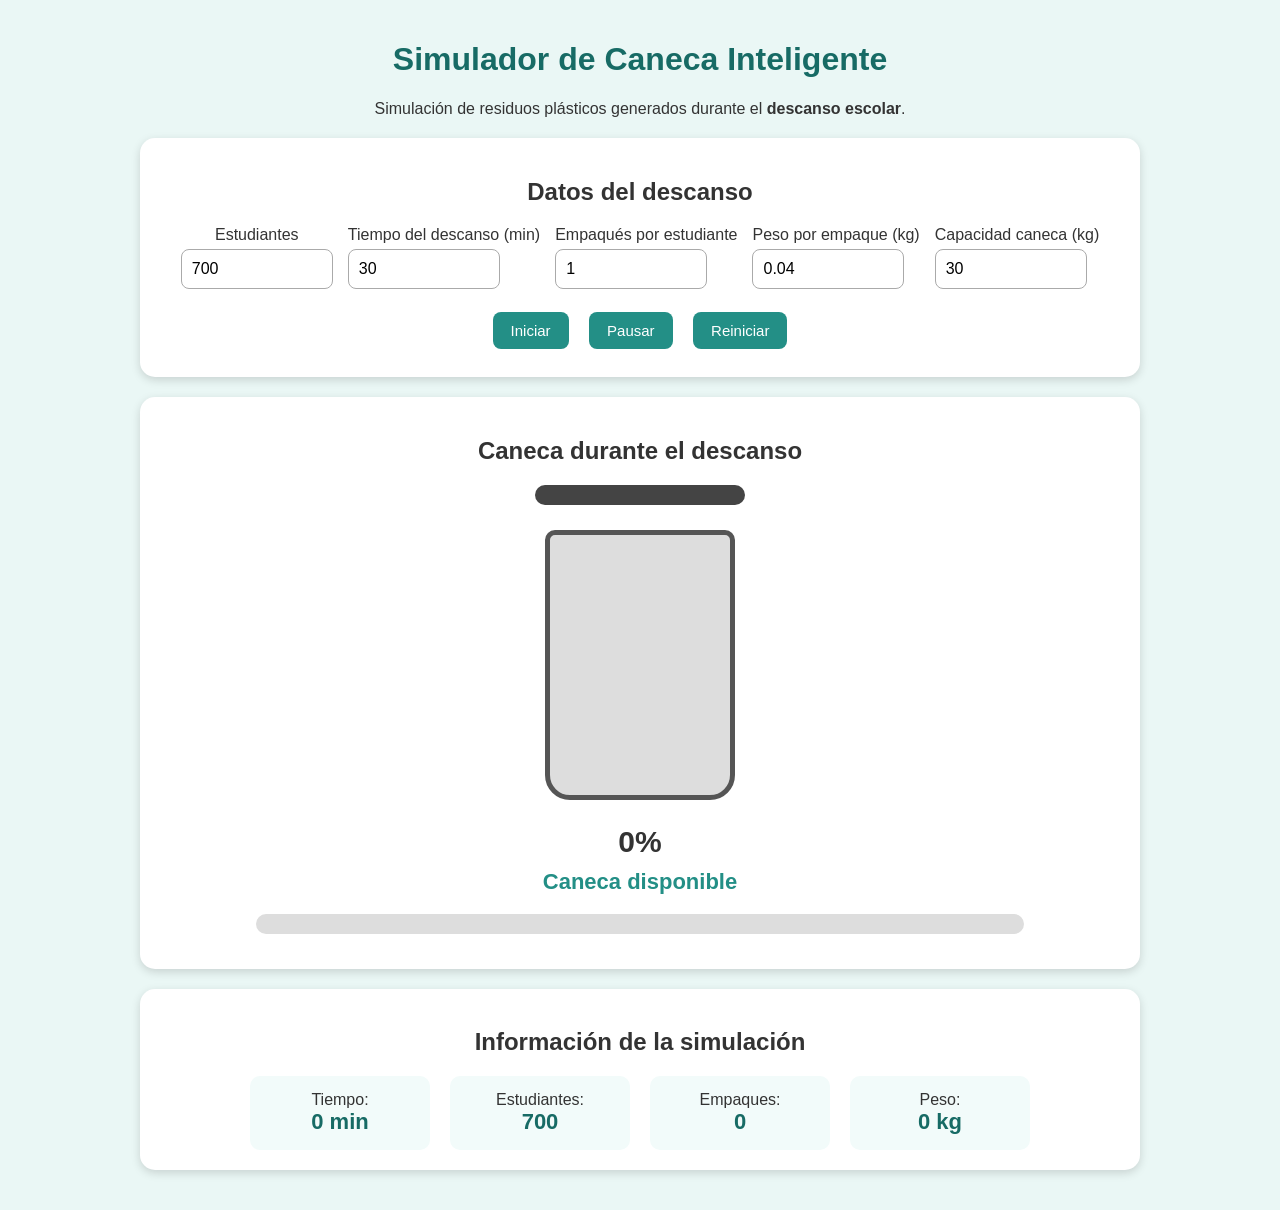
<file: index.html>
<!DOCTYPE html>
<html lang="es">
<head>
    <meta charset="UTF-8">
    <meta name="viewport" content="width=device-width, initial-scale=1.0">
    <title>Simulador de Caneca Inteligente</title>
    <link rel="stylesheet" href="lo.css">
</head>
<body>

    <div class="contenedor">
        <h1>Simulador de Caneca Inteligente</h1>
        <p>Simulación de residuos plásticos generados durante el <strong>descanso escolar</strong>.</p>

        <!-- Panel de Ajuste de Parámetros -->
        <div class="panel">
            <h2>Datos del descanso</h2>
            <div class="datos">
                <div class="dato">
                    <label for="estudiantes">Estudiantes</label>
                    <input type="number" id="estudiantes" value="700">
                </div>
                <div class="dato">
                    <label for="tiempo">Tiempo del descanso (min)</label>
                    <input type="number" id="tiempo" value="30">
                </div>
                <div class="dato">
                    <label for="empaques">Empaqués por estudiante</label>
                    <input type="number" id="empaques" value="1">
                </div>
                <div class="dato">
                    <label for="pesoEmpaque">Peso por empaque (kg)</label>
                    <input type="number" id="pesoEmpaque" value="0.04" step="0.01">
                </div>
                <div class="dato">
                    <label for="capacidad">Capacidad caneca (kg)</label>
                    <input type="number" id="capacidad" value="30">
                </div>
            </div>
            
            <div class="botones">
                <button onclick="iniciar()">Iniciar</button>
                <button onclick="pausar()">Pausar</button>
                <button onclick="reiniciar()">Reiniciar</button>
            </div>
        </div>

        <!-- Panel Visual de la Caneca -->
        <div class="panel">
            <h2>Caneca durante el descanso</h2>
            <div class="tapa"></div>
            <div class="caneca">
                <div id="basura" class="basura"></div>
            </div>
            <div id="porcentaje" class="porcentaje">0%</div>
            <div id="mensaje">Caneca disponible</div>
            <div class="barra-tiempo">
                <div id="progreso"></div>
            </div>
        </div>

        <!-- Panel de Reporte en Tiempo Real -->
        <div class="panel">
            <h2>Información de la simulación</h2>
            <div class="estadisticas">
                <div class="tarjeta">Tiempo: <strong id="tiempoActual">0 min</strong></div>
                <div class="tarjeta">Estudiantes: <strong id="mostrarEstudiantes">700</strong></div>
                <div class="tarjeta">Empaques: <strong id="totalEmpaques">0</strong></div>
                <div class="tarjeta">Peso: <strong id="pesoActual">0 kg</strong></div>
            </div>
        </div>
    </div>

    <!-- Vinculación del comportamiento -->
    <script src="lo.js"></script>
</body>
</html>
</file>
<file: lo.css>
body {
    font-family: Arial, sans-serif;
    background-color: #eaf7f5;
    margin: 0;
    padding: 20px;
    text-align: center;
    color: #333;
}

h1 {
    color: #176b65;
}

.contenedor {
    max-width: 1000px;
    margin: auto;
}

.panel {
    background-color: white;
    padding: 20px;
    margin: 20px 0;
    border-radius: 15px;
    box-shadow: 0 3px 10px rgba(0,0,0,0.15);
}

.datos {
    display: flex;
    justify-content: center;
    gap: 15px;
    flex-wrap: wrap;
    margin-bottom: 15px;
}

.dato {
    display: flex;
    flex-direction: column;
    gap: 5px;
}

input {
    padding: 10px;
    width: 130px;
    border: 1px solid #aaa;
    border-radius: 8px;
    font-size: 16px;
}

button {
    padding: 10px 18px;
    margin: 8px;
    border: none;
    border-radius: 8px;
    background-color: #238f86;
    color: white;
    cursor: pointer;
    font-size: 15px;
}

button:hover {
    background-color: #176b65;
}

.caneca {
    width: 180px;
    height: 260px;
    margin: 25px auto;
    border: 5px solid #555;
    border-radius: 10px 10px 25px 25px;
    position: relative;
    overflow: hidden;
    background-color: #ddd;
}

.basura {
    position: absolute;
    bottom: 0;
    width: 100%;
    height: 0%;
    background-color: #76b852;
    transition: height 0.5s;
}

.tapa {
    width: 210px;
    height: 20px;
    background-color: #444;
    margin: auto;
    border-radius: 10px;
}

.porcentaje {
    font-size: 30px;
    font-weight: bold;
    margin: 10px;
}

.estadisticas {
    display: flex;
    justify-content: center;
    gap: 20px;
    flex-wrap: wrap;
}

.tarjeta {
    background-color: #f2fbfa;
    padding: 15px;
    border-radius: 10px;
    min-width: 150px;
}

.tarjeta strong {
    display: block;
    font-size: 22px;
    color: #176b65;
}

#mensaje {
    font-size: 22px;
    font-weight: bold;
    color: #238f86;
    min-height: 30px;
}

.barra-tiempo {
    width: 80%;
    height: 20px;
    background-color: #ddd;
    margin: 15px auto;
    border-radius: 10px;
    overflow: hidden;
}

#progreso {
    width: 0%;
    height: 100%;
    background-color: #238f86;
    transition: width 0.3s;
}
</file>
